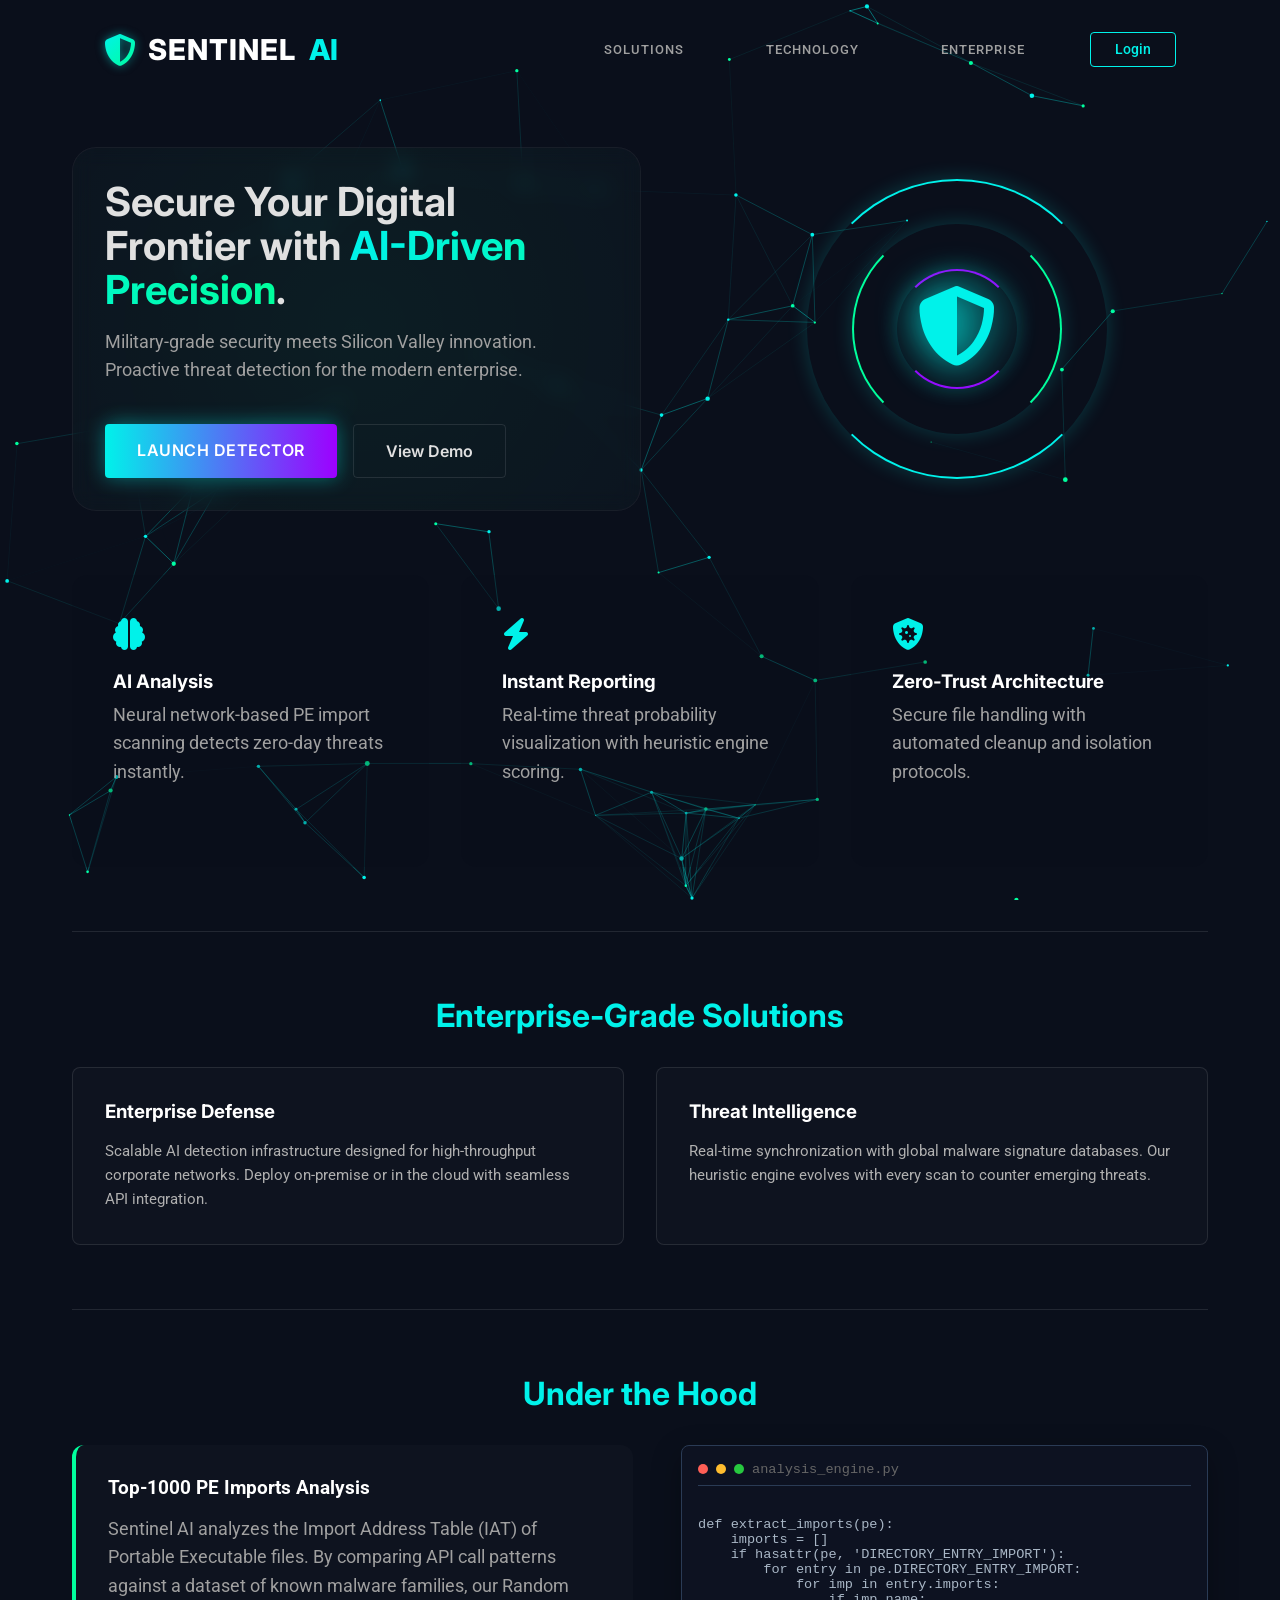
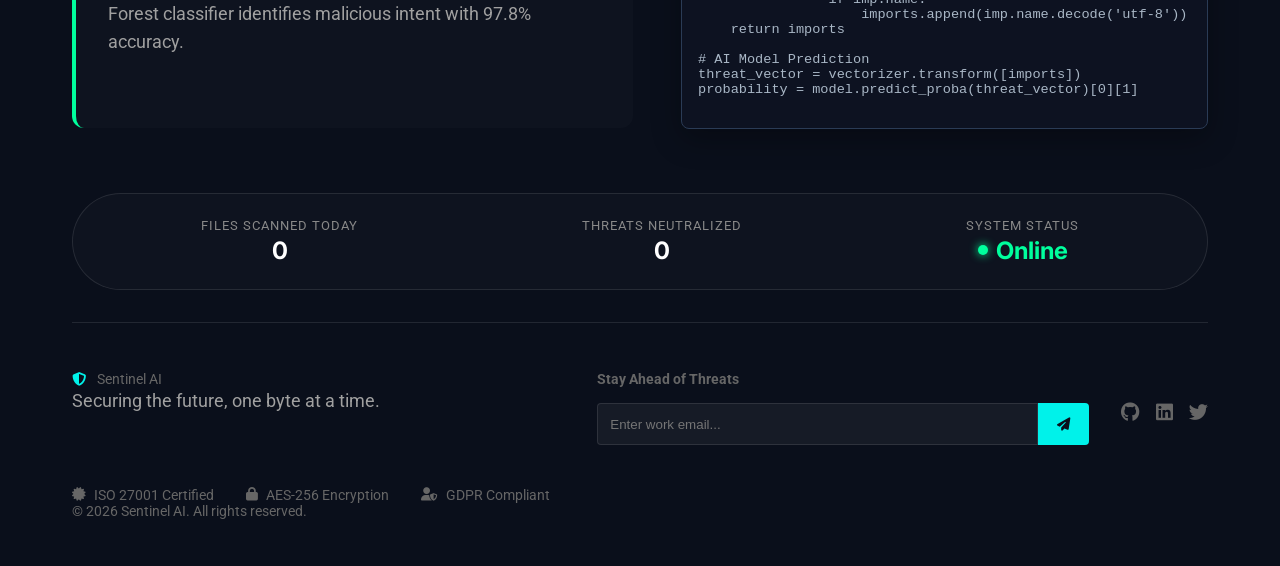
<file: frontend/index.html>
<!DOCTYPE html>
<html lang="en">

<head>
    <meta charset="UTF-8">
    <meta name="viewport" content="width=device-width, initial-scale=1.0">
    <title>Sentinel AI | Secure Your Digital Frontier</title>
    <link rel="preconnect" href="https://fonts.googleapis.com">
    <link rel="preconnect" href="https://fonts.gstatic.com" crossorigin>
    <link
        href="https://fonts.googleapis.com/css2?family=Inter:wght@300;400;500;600;700&family=Roboto:wght@400;500;700&display=swap"
        rel="stylesheet">
    <link rel="stylesheet" href="https://cdnjs.cloudflare.com/ajax/libs/font-awesome/6.4.0/css/all.min.css">
    <link rel="stylesheet" href="style.css">
</head>

<body>
    <canvas id="particles-canvas"></canvas>

    <div class="main-container">
        <header>
            <div class="logo">
                <i class="fa-solid fa-shield-halved"></i>
                <span class="brand-name">Sentinel</span> <span class="brand-highlight">AI</span>
            </div>
            <nav>
                <a href="#solutions" class="nav-item" id="nav-solutions">Solutions</a>
                <a href="#technology" class="nav-item" id="nav-technology">Technology</a>
                <a href="#enterprise" class="nav-item">Enterprise</a>
                <a href="#" class="nav-cta" id="login-btn">Login</a>
            </nav>
        </header>

        <section class="hero">
            <div class="hero-contentglass">
                <h1>Secure Your Digital Frontier with <span class="gradient-text">AI-Driven Precision</span>.</h1>
                <p>Military-grade security meets Silicon Valley innovation. Proactive threat detection for the modern
                    enterprise.</p>
                <div class="cta-group">
                    <a href="dashboard.html" class="cta-button" id="launch-btn"
                        style="text-decoration: none; display: inline-block; text-align: center;">Launch Detector</a>
                    <button class="secondary-button" id="demo-btn">View Demo</button>
                </div>
            </div>
            <div class="hero-visual">
                <div class="cyber-shield">
                    <div class="ring ring-1"></div>
                    <div class="ring ring-2"></div>
                    <div class="ring ring-3"></div>
                    <div class="core">
                        <i class="fa-solid fa-shield-halved"></i>
                    </div>
                </div>
            </div>
        </section>

        <!-- Core Capabilities -->
        <section class="features-section anim-on-scroll">
            <div class="features-grid">
                <div class="feature-card">
                    <div class="feature-icon"><i class="fa-solid fa-brain"></i></div>
                    <h3>AI Analysis</h3>
                    <p>Neural network-based PE import scanning detects zero-day threats instantly.</p>
                </div>
                <div class="feature-card">
                    <div class="feature-icon"><i class="fa-solid fa-bolt"></i></div>
                    <h3>Instant Reporting</h3>
                    <p>Real-time threat probability visualization with heuristic engine scoring.</p>
                </div>
                <div class="feature-card">
                    <div class="feature-icon"><i class="fa-solid fa-shield-virus"></i></div>
                    <h3>Zero-Trust Architecture</h3>
                    <p>Secure file handling with automated cleanup and isolation protocols.</p>
                </div>
            </div>
        </section>

        <!-- Solutions Section -->
        <section id="solutions" class="content-section anim-on-scroll">
            <h2 class="section-title">Enterprise-Grade Solutions</h2>
            <div class="solutions-grid">
                <div class="solution-card">
                    <h3>Enterprise Defense</h3>
                    <p>Scalable AI detection infrastructure designed for high-throughput corporate networks. Deploy
                        on-premise or in the cloud with seamless API integration.</p>
                </div>
                <div class="solution-card">
                    <h3>Threat Intelligence</h3>
                    <p>Real-time synchronization with global malware signature databases. Our heuristic engine evolves
                        with every scan to counter emerging threats.</p>
                </div>
            </div>
        </section>

        <!-- Technology Section -->
        <section id="technology" class="content-section">
            <h2 class="section-title">Under the Hood</h2>
            <div class="tech-container">
                <div class="tech-desc">
                    <h3>Top-1000 PE Imports Analysis</h3>
                    <p>Sentinel AI analyzes the Import Address Table (IAT) of Portable Executable files. By comparing
                        API call patterns against a dataset of known malware families, our Random Forest classifier
                        identifies malicious intent with 97.8% accuracy.</p>
                </div>
                <div class="code-snippet">
                    <div class="code-header">
                        <span class="dot red"></span>
                        <span class="dot yellow"></span>
                        <span class="dot green"></span>
                        <span>analysis_engine.py</span>
                    </div>
                    <pre><code>
def extract_imports(pe):
    imports = []
    if hasattr(pe, 'DIRECTORY_ENTRY_IMPORT'):
        for entry in pe.DIRECTORY_ENTRY_IMPORT:
            for imp in entry.imports:
                if imp.name:
                    imports.append(imp.name.decode('utf-8'))
    return imports

# AI Model Prediction
threat_vector = vectorizer.transform([imports])
probability = model.predict_proba(threat_vector)[0][1]
                    </code></pre>
                </div>
            </div>
        </section>

        <!-- Live Platform Pulse -->
        <section class="platform-pulse">
            <div class="pulse-stat">
                <span class="pulse-label">Files Scanned Today</span>
                <span class="pulse-value" id="stat-scanned">0</span>
            </div>
            <div class="pulse-stat">
                <span class="pulse-label">Threats Neutralized</span>
                <span class="pulse-value" id="stat-threats">0</span>
            </div>
            <div class="pulse-stat">
                <span class="pulse-label">System Status</span>
                <span class="pulse-value status-online"><span class="pulse-dot"></span> Online</span>
            </div>
        </section>

        <footer>
            <div class="footer-content">
                <div class="footer-brand">
                    <i class="fa-solid fa-shield-halved"></i> Sentinel AI
                    <p>Securing the future, one byte at a time.</p>
                </div>
                <div class="footer-subscribe">
                    <h4>Stay Ahead of Threats</h4>
                    <div class="subscribe-form">
                        <input type="email" id="sub-email" placeholder="Enter work email...">
                        <button id="sub-btn"><i class="fa-solid fa-paper-plane"></i></button>
                    </div>
                </div>
                <div class="footer-social">
                    <a href="https://github.com/vaibhav0085"><i class="fa-brands fa-github"></i></a>
                    <a href="https://www.linkedin.com/in/vaibhav-singh-6b7a19279"><i class="fa-brands fa-linkedin"></i></a>
                    <a href="https://twitter.com/vaibhav0085"><i class="fa-brands fa-twitter"></i></a>
                </div>
            </div>

            <div class="trust-badges">
                <div class="badge"
                    title="Internationally recognized standard for information security management systems (ISMS).">
                    <i class="fa-solid fa-certificate"></i> ISO 27001 Certified
                </div>
                <div class="badge"
                    title="Advanced Encryption Standard with 256-bit keys, ensuring military-grade data protection.">
                    <i class="fa-solid fa-lock"></i> AES-256 Encryption
                </div>
                <div class="badge" title="Fully compliant with General Data Protection Regulation for user privacy.">
                    <i class="fa-solid fa-user-shield"></i> GDPR Compliant
                </div>
            </div>
            <div class="copyright">
                &copy; 2026 Sentinel AI. All rights reserved.
            </div>
        </footer>
    </div>

    <!-- Login Modal -->
    <div id="login-modal" class="modal-overlay">
        <div class="modal-box">
            <span class="close-modal close-login">&times;</span>
            <h2>SECURE LOGIN</h2>
            <form id="login-form">
                <div class="input-group">
                    <label>ACCESS KEY</label>
                    <input type="text" placeholder="XXXX-XXXX-XXXX" required>
                </div>
                <div class="input-group">
                    <label>PASSWORD</label>
                    <input type="password" placeholder="••••••••" required>
                </div>
                <button type="submit" class="cta-button" style="width: 100%;">Sign In</button>
            </form>
        </div>
    </div>

    <!-- Demo Modal -->
    <div id="demo-modal" class="modal-overlay">
        <div class="modal-box demo-box">
            <span class="close-modal close-demo">&times;</span>
            <h2>Platform Tour</h2>
            <div class="demo-content">
                <div class="demo-step">
                    <div class="step-num">1</div>
                    <p><strong>Upload Analyis:</strong> Drag & drop suspicious files for instant breakdown.</p>
                </div>
                <div class="demo-step">
                    <div class="step-num">2</div>
                    <p><strong>Heuristic Engine:</strong> Our AI assigns a threat score based on API calls.</p>
                </div>
                <div class="demo-step">
                    <div class="step-num">3</div>
                    <p><strong>Quarantine:</strong> Malicious files are isolated automatically.</p>
                </div>
                <button class="cta-button" id="start-demo-btn" style="width: 100%; margin-top: 1rem;">Launch Live
                    Experience</button>
            </div>
        </div>
    </div>

    <!-- Toast Notification -->
    <div id="toast" class="toast hidden">
        <i class="fa-solid fa-check-circle"></i> Successfully Subscribed!
    </div>

    <script src="js/state.js"></script>
    <script src="script.js"></script>
</body>

</html>
</file>
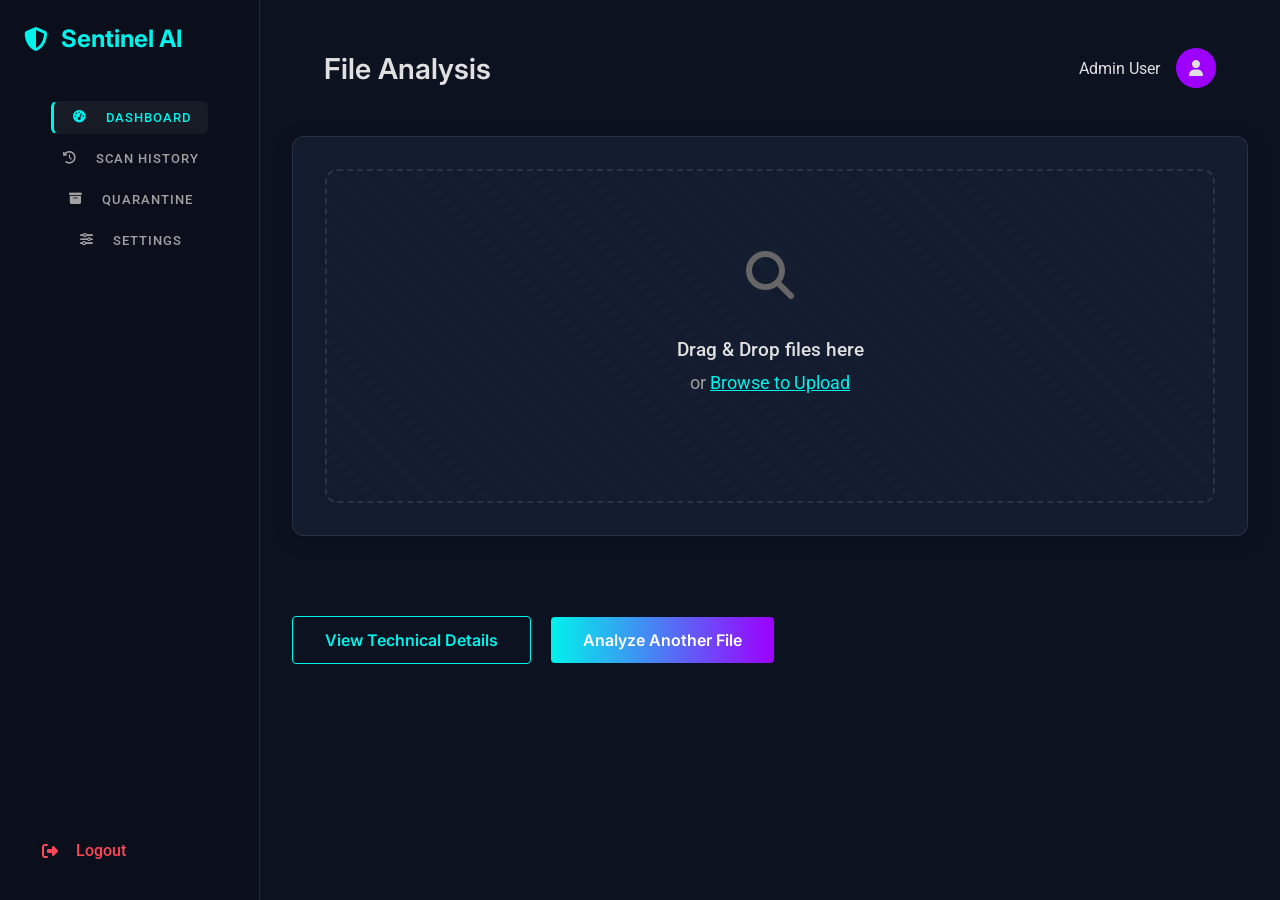
<file: frontend/dashboard.html>
<!DOCTYPE html>
<html lang="en">

<head>
    <meta charset="UTF-8">
    <meta name="viewport" content="width=device-width, initial-scale=1.0">
    <title>Sentinel AI | Dashboard</title>
    <link rel="preconnect" href="https://fonts.googleapis.com">
    <link rel="preconnect" href="https://fonts.gstatic.com" crossorigin>
    <link
        href="https://fonts.googleapis.com/css2?family=Inter:wght@300;400;500;600;700&family=Roboto:wght@400;500;700&display=swap"
        rel="stylesheet">
    <link rel="stylesheet" href="https://cdnjs.cloudflare.com/ajax/libs/font-awesome/6.4.0/css/all.min.css">
    <link rel="stylesheet" href="style.css"> <!-- Import core variables -->
    <link rel="stylesheet" href="dashboard.css">
</head>

<body>
    <div class="dashboard-container">
        <!-- Sidebar -->
        <aside class="sidebar">
            <div class="sidebar-header">
                <i class="fa-solid fa-shield-halved"></i> Sentinel AI
            </div>
            <nav class="sidebar-nav">
                <a href="dashboard.html" class="nav-item active"><i class="fa-solid fa-gauge-high"></i> Dashboard</a>
                <a href="history.html" class="nav-item"><i class="fa-solid fa-clock-rotate-left"></i> Scan History</a>
                <a href="quarantine.html" class="nav-item"><i class="fa-solid fa-box-archive"></i> Quarantine</a>
                <a href="settings.html" class="nav-item"><i class="fa-solid fa-sliders"></i> Settings</a>
            </nav>
            <div class="sidebar-footer">
                <a href="index.html" class="nav-item logout"><i class="fa-solid fa-right-from-bracket"></i> Logout</a>
            </div>
        </aside>

        <!-- Main Content -->
        <main class="main-content">
            <header class="top-bar">
                <h2>File Analysis</h2>
                <div class="user-profile">
                    <span>Admin User</span>
                    <div class="avatar"><i class="fa-solid fa-user"></i></div>
                </div>
            </header>

            <div class="dashboard-grid">
                <!-- Drop Zone -->
                <div class="card drop-zone-card">
                    <div class="drop-zone" id="drop-zone">
                        <input type="file" id="file-input" hidden>
                        <div class="icon-container">
                            <i class="fa-solid fa-magnifying-glass"></i>
                            <div class="scanning-ring"></div>
                        </div>
                        <h3>Drag & Drop files here</h3>
                        <p>or <span class="browse-link" id="browse-btn">Browse to Upload</span></p>
                    </div>

                    <!-- Progress Bar -->
                    <div class="progress-container hidden" id="progress-container">
                        <div class="progress-info">
                            <span id="scanning-status">Scanning...</span>
                            <span id="progress-percent">0%</span>
                        </div>
                        <div class="progress-bar">
                            <div class="progress-fill" id="progress-fill"></div>
                        </div>
                    </div>
                </div>

                <!-- Results Panel (Hidden by default) -->
                <div class="card results-card hidden" id="results-card">
                    <!-- Dynamic Content will be injected here -->
                    <div class="result-header">
                        <h3>Analysis Result</h3>
                        <span class="status-badge" id="status-badge">Safe</span>
                    </div>

                    <div class="speedometer-container">
                        <div class="speedometer">
                            <div class="speedometer-track"></div>
                            <div class="speedometer-needle" id="needle"></div>
                            <div class="score-text">
                                <span id="threat-score">0</span>
                                <small>Threat Score</small>
                            </div>
                        </div>
                    </div>

                    <div class="result-details" id="result-details">
                        <div class="detail-item">
                            <i class="fa-solid fa-file-shield"></i>
                            <div>
                                <h4>No Threats Detected</h4>
                                <p>File is clean and safe to use.</p>
                            </div>
                        </div>
                    </div>

                </div>

                <div style="margin-top: 2rem;">
                    <button class="secondary-button" id="details-btn">View Technical Details</button>
                    <button class="action-button" id="reset-btn">Analyze Another File</button>
                </div>
            </div>
    </div>
    </main>
    </div>

    <!-- Technical Details Modal -->
    <div id="details-modal" class="modal hidden">
        <div class="modal-content">
            <span class="close-modal">&times;</span>
            <h3>Technical Analysis Details</h3>
            <div id="modal-body">
                <!-- Injected content -->
            </div>
        </div>
    </div>

    <script src="js/state.js"></script>
    <script src="js/navigation.js"></script>
    <script src="dashboard.js"></script>
</body>

</html>
</file>
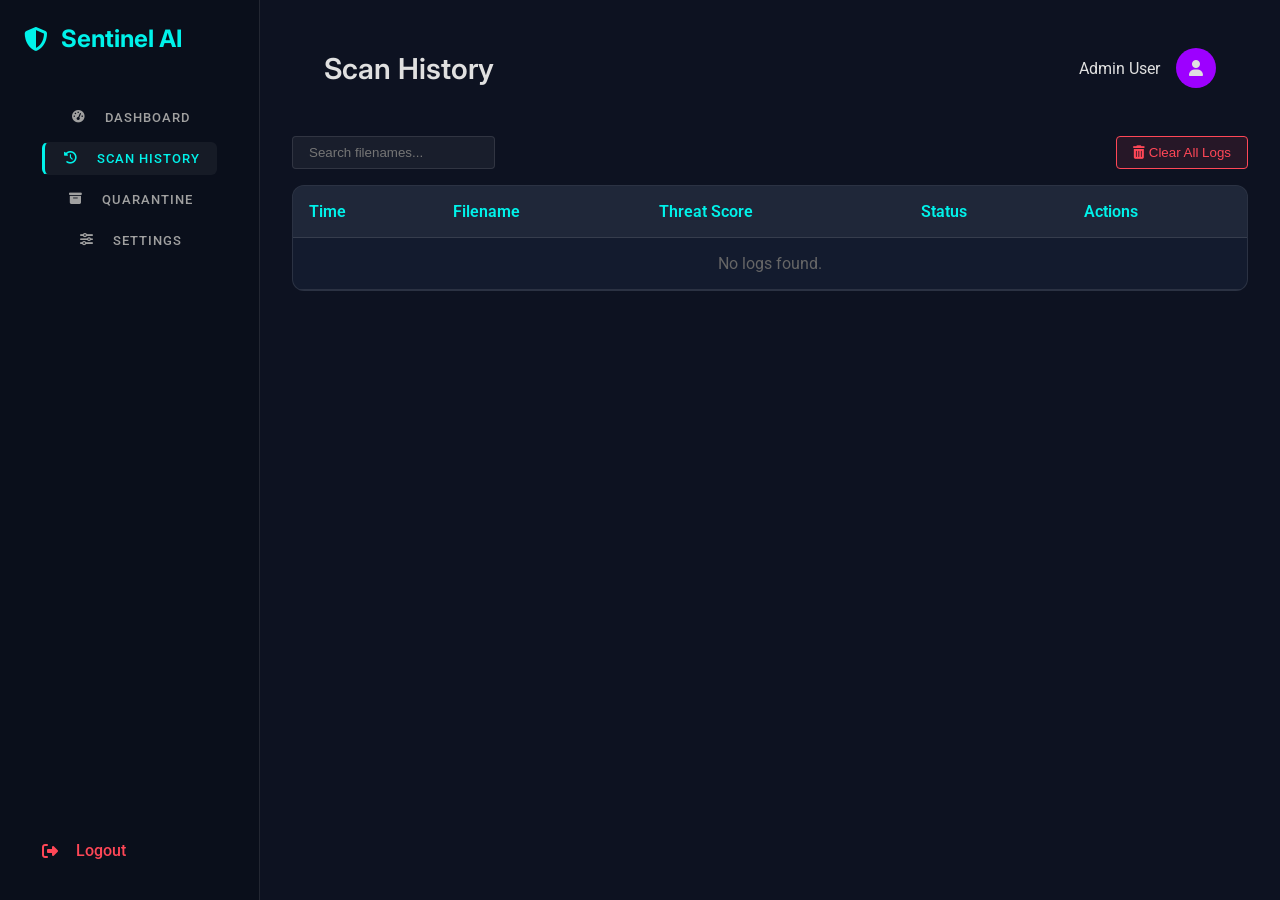
<file: frontend/history.html>
<!DOCTYPE html>
<html lang="en">

<head>
    <meta charset="UTF-8">
    <meta name="viewport" content="width=device-width, initial-scale=1.0">
    <title>Sentinel AI | Scan History</title>
    <link rel="preconnect" href="https://fonts.googleapis.com">
    <link rel="preconnect" href="https://fonts.gstatic.com" crossorigin>
    <link
        href="https://fonts.googleapis.com/css2?family=Inter:wght@300;400;500;600;700&family=Roboto:wght@400;500;700&display=swap"
        rel="stylesheet">
    <link rel="stylesheet" href="https://cdnjs.cloudflare.com/ajax/libs/font-awesome/6.4.0/css/all.min.css">
    <link rel="stylesheet" href="style.css">
    <link rel="stylesheet" href="dashboard.css">
    <style>
        .table-container {
            width: 100%;
            overflow-x: auto;
            background: var(--card-bg);
            border-radius: 12px;
            border: 1px solid var(--border-color);
        }

        table {
            width: 100%;
            border-collapse: collapse;
        }

        th,
        td {
            text-align: left;
            padding: 1rem;
            border-bottom: 1px solid var(--border-color);
        }

        th {
            background: rgba(255, 255, 255, 0.05);
            color: var(--accent-cyan);
            font-weight: 600;
        }

        tr:hover {
            background: var(--hover-bg);
        }

        .status-safe {
            color: var(--status-safe);
        }

        .status-critical {
            color: var(--status-danger);
        }

        .controls {
            display: flex;
            justify-content: space-between;
            margin-bottom: 1rem;
        }

        .search-input {
            background: rgba(255, 255, 255, 0.05);
            border: 1px solid var(--border-color);
            color: white;
            padding: 0.5rem 1rem;
            border-radius: 4px;
        }

        .btn-clear {
            background: rgba(255, 71, 87, 0.1);
            color: var(--status-danger);
            border: 1px solid var(--status-danger);
            padding: 0.5rem 1rem;
            border-radius: 4px;
            cursor: pointer;
        }

        .btn-download {
            background: transparent;
            border: 1px solid var(--accent-cyan);
            color: var(--accent-cyan);
            padding: 0.3rem 0.8rem;
            border-radius: 4px;
            cursor: pointer;
            font-size: 0.85rem;
        }

        .btn-download:hover {
            background: rgba(0, 242, 234, 0.1);
        }
    </style>
</head>

<body>
    <div class="dashboard-container">
        <!-- Sidebar -->
        <aside class="sidebar">
            <div class="sidebar-header">
                <i class="fa-solid fa-shield-halved"></i> Sentinel AI
            </div>
            <nav class="sidebar-nav">
                <a href="dashboard.html" class="nav-item"><i class="fa-solid fa-gauge-high"></i> Dashboard</a>
                <a href="history.html" class="nav-item active"><i class="fa-solid fa-clock-rotate-left"></i> Scan
                    History</a>
                <a href="quarantine.html" class="nav-item"><i class="fa-solid fa-box-archive"></i> Quarantine</a>
                <a href="settings.html" class="nav-item"><i class="fa-solid fa-sliders"></i> Settings</a>
            </nav>
            <div class="sidebar-footer">
                <a href="index.html" class="nav-item logout"><i class="fa-solid fa-right-from-bracket"></i> Logout</a>
            </div>
        </aside>

        <main class="main-content">
            <header class="top-bar">
                <h2>Scan History</h2>
                <div class="user-profile">
                    <span>Admin User</span>
                    <div class="avatar"><i class="fa-solid fa-user"></i></div>
                </div>
            </header>

            <div class="controls">
                <input type="text" id="search-input" class="search-input" placeholder="Search filenames...">
                <button id="clear-btn" class="btn-clear"><i class="fa-solid fa-trash-can"></i> Clear All Logs</button>
            </div>

            <div class="table-container">
                <table>
                    <thead>
                        <tr>
                            <th>Time</th>
                            <th>Filename</th>
                            <th>Threat Score</th>
                            <th>Status</th>
                            <th>Actions</th>
                        </tr>
                    </thead>
                    <tbody id="history-body">
                        <!-- Populated by JS -->
                    </tbody>
                </table>
            </div>
        </main>
    </div>

    <script src="js/state.js"></script>
    <script src="js/navigation.js"></script>
    <script src="js/history.js"></script>
</body>

</html>
</file>
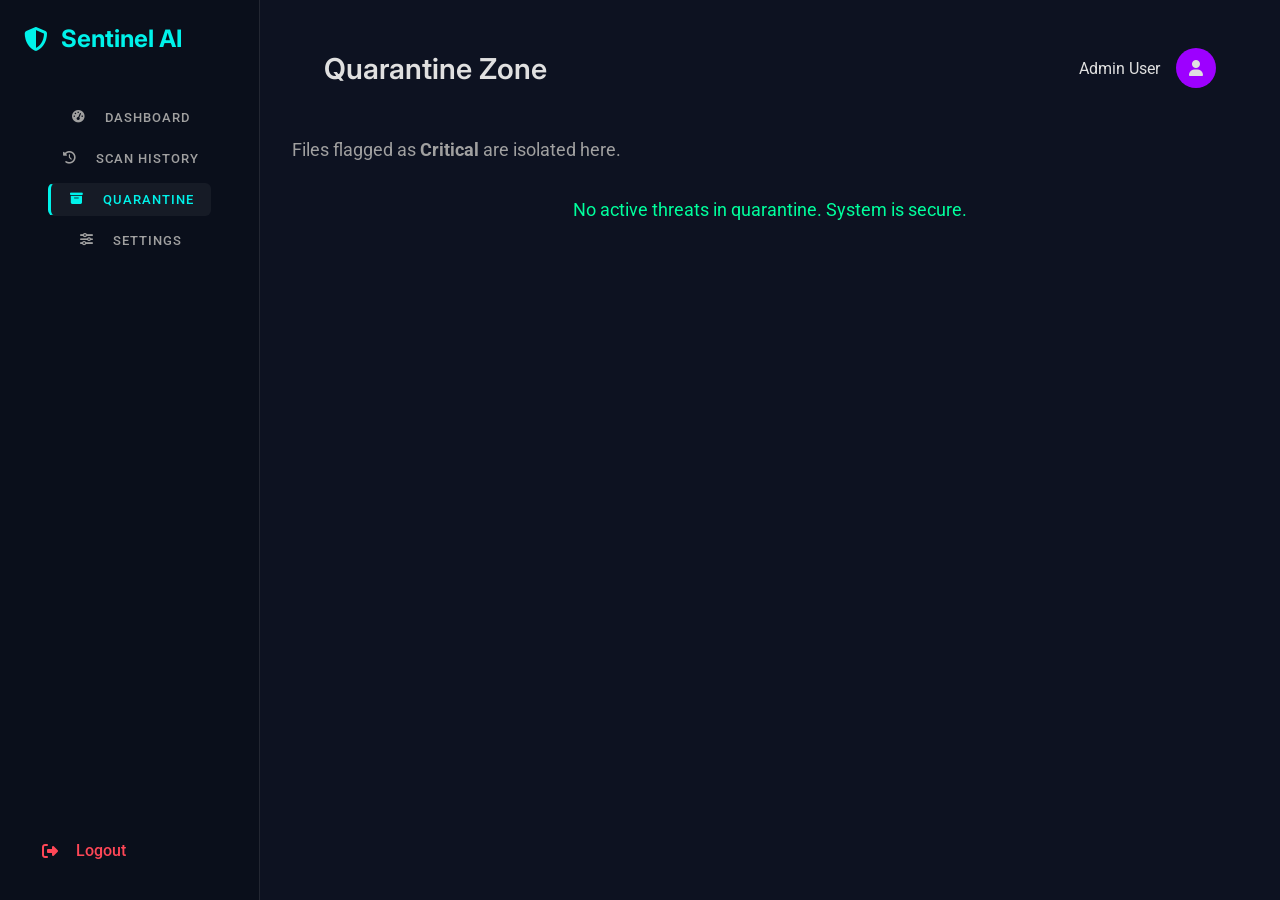
<file: frontend/quarantine.html>
<!DOCTYPE html>
<html lang="en">

<head>
    <meta charset="UTF-8">
    <meta name="viewport" content="width=device-width, initial-scale=1.0">
    <title>Sentinel AI | Quarantine</title>
    <link rel="preconnect" href="https://fonts.googleapis.com">
    <link rel="preconnect" href="https://fonts.gstatic.com" crossorigin>
    <link
        href="https://fonts.googleapis.com/css2?family=Inter:wght@300;400;500;600;700&family=Roboto:wght@400;500;700&display=swap"
        rel="stylesheet">
    <link rel="stylesheet" href="https://cdnjs.cloudflare.com/ajax/libs/font-awesome/6.4.0/css/all.min.css">
    <link rel="stylesheet" href="style.css">
    <link rel="stylesheet" href="dashboard.css">
    <style>
        .quarantine-grid {
            display: grid;
            grid-template-columns: repeat(auto-fill, minmax(300px, 1fr));
            gap: 1.5rem;
        }

        .quarantine-card {
            background: var(--card-bg);
            border: 1px solid var(--status-danger);
            border-radius: 12px;
            padding: 1.5rem;
            position: relative;
            overflow: hidden;
        }

        .quarantine-card::before {
            content: '';
            position: absolute;
            top: 0;
            left: 0;
            width: 4px;
            height: 100%;
            background: var(--status-danger);
        }

        .q-header {
            display: flex;
            justify-content: space-between;
            align-items: center;
            margin-bottom: 1rem;
        }

        .q-title {
            font-weight: 600;
            font-size: 1.1rem;
            color: #fff;
        }

        .q-score {
            background: rgba(255, 71, 87, 0.1);
            color: var(--status-danger);
            padding: 0.2rem 0.6rem;
            border-radius: 4px;
            font-size: 0.9rem;
            font-weight: 700;
        }

        .q-meta {
            font-size: 0.9rem;
            color: #a0a0a0;
            margin-bottom: 1.5rem;
        }

        .q-actions {
            display: flex;
            gap: 0.5rem;
        }

        .btn-delete {
            flex: 1;
            background: var(--status-danger);
            color: white;
            border: none;
            padding: 0.6rem;
            border-radius: 6px;
            cursor: pointer;
            font-weight: 500;
            transition: opacity 0.2s;
        }

        .btn-false-pos {
            flex: 1;
            background: transparent;
            border: 1px solid var(--status-safe);
            color: var(--status-safe);
            padding: 0.6rem;
            border-radius: 6px;
            cursor: pointer;
            font-weight: 500;
            transition: background 0.2s;
        }

        .btn-delete:hover {
            opacity: 0.9;
        }

        .btn-false-pos:hover {
            background: rgba(0, 255, 157, 0.1);
        }
    </style>
</head>

<body>
    <div class="dashboard-container">
        <!-- Sidebar -->
        <aside class="sidebar">
            <div class="sidebar-header">
                <i class="fa-solid fa-shield-halved"></i> Sentinel AI
            </div>
            <nav class="sidebar-nav">
                <a href="dashboard.html" class="nav-item"><i class="fa-solid fa-gauge-high"></i> Dashboard</a>
                <a href="history.html" class="nav-item"><i class="fa-solid fa-clock-rotate-left"></i> Scan History</a>
                <a href="quarantine.html" class="nav-item active"><i class="fa-solid fa-box-archive"></i> Quarantine</a>
                <a href="settings.html" class="nav-item"><i class="fa-solid fa-sliders"></i> Settings</a>
            </nav>
            <div class="sidebar-footer">
                <a href="index.html" class="nav-item logout"><i class="fa-solid fa-right-from-bracket"></i> Logout</a>
            </div>
        </aside>

        <main class="main-content">
            <header class="top-bar">
                <h2>Quarantine Zone</h2>
                <div class="user-profile">
                    <span>Admin User</span>
                    <div class="avatar"><i class="fa-solid fa-user"></i></div>
                </div>
            </header>

            <p style="margin-bottom: 2rem; color: #a0a0a0;">Files flagged as <strong>Critical</strong> are isolated
                here.</p>

            <div id="quarantine-container" class="quarantine-grid">
                <!-- Populated by JS -->
            </div>
        </main>
    </div>

    <script src="js/state.js"></script>
    <script src="js/navigation.js"></script>
    <script src="js/quarantine.js"></script>
</body>

</html>
</file>
<file: frontend/style.css>
:root {
    --bg-color: #0a0f1b;
    --text-color: #e0e0e0;
    --accent-cyan: #00f2ea;
    --accent-purple: #9d00ff;
    --accent-green: #00ff9d;
    --glass-bg: rgba(255, 255, 255, 0.05);
    --glass-border: rgba(255, 255, 255, 0.1);
    --font-heading: 'Inter', sans-serif;
    --font-body: 'Roboto', sans-serif;
}

* {
    margin: 0;
    padding: 0;
    box-sizing: border-box;
}

body {
    background-color: var(--bg-color);
    color: var(--text-color);
    font-family: var(--font-body);
    overflow-x: hidden;
    min-height: 100vh;
    display: flex;
    flex-direction: column;
}

#particles-canvas {
    position: fixed;
    top: 0;
    left: 0;
    width: 100%;
    height: 100%;
    z-index: -1;
}

.main-container {
    max-width: 1200px;
    margin: 0 auto;
    padding: 2rem;
    width: 100%;
    display: flex;
    flex-direction: column;
    flex-grow: 1;
}

/* Header */
header {
    display: flex;
    justify-content: space-between;
    align-items: center;
    padding: 1rem 0;
    margin-bottom: 2rem;
    /* Reduced from 4rem */
    transition: all 0.4s ease;
    border-radius: 0 0 16px 16px;
    /* Smooth bottom corners */
    padding: 1rem 2rem;
    /* Add horizontal padding for glow containment */
}

header:hover {
    background: rgba(10, 15, 27, 0.4);
    backdrop-filter: blur(12px);
    -webkit-backdrop-filter: blur(12px);
    box-shadow: 0 4px 30px rgba(0, 242, 234, 0.15), 0 0 0 1px rgba(0, 242, 234, 0.1);
    transform: translateY(2px);
}

.logo {
    font-family: var(--font-heading);
    font-weight: 800;
    font-size: 1.8rem;
    color: white;
    display: flex;
    align-items: center;
    gap: 0.8rem;
    cursor: default;
    letter-spacing: -0.5px;
}

.logo i {
    font-size: 2rem;
    background: linear-gradient(135deg, var(--accent-cyan), var(--accent-green));
    -webkit-background-clip: text;
    background-clip: text;
    color: transparent;
    transition: transform 0.6s cubic-bezier(0.68, -0.55, 0.27, 1.55);
    filter: drop-shadow(0 0 5px rgba(0, 242, 234, 0.5));
}

.logo:hover i {
    transform: rotate(360deg) scale(1.1);
}

.brand-name {
    text-transform: uppercase;
    letter-spacing: 1px;
}

.brand-highlight {
    color: var(--accent-cyan);
    position: relative;
    display: inline-block;
}

.brand-highlight::after {
    content: '';
    position: absolute;
    width: 100%;
    height: 2px;
    bottom: 2px;
    left: 0;
    background-color: var(--accent-green);
    transform: scaleX(0);
    transform-origin: bottom right;
    transition: transform 0.3s ease-out;
}

.logo:hover .brand-highlight::after {
    transform: scaleX(1);
    transform-origin: bottom left;
}

.logo:hover .brand-highlight {
    text-shadow: 0 0 15px var(--accent-cyan), 0 0 30px var(--accent-cyan);
    transition: text-shadow 0.3s ease;
}

nav {
    display: flex;
    gap: 3rem;
    /* Increased from 2rem for more air */
    align-items: center;
}

nav a {
    text-decoration: none;
    font-weight: 500;
    transition: all 0.3s ease;
    font-size: 0.9rem;
}

/* Navigation Links - Gentle Glass V3 */
nav a.nav-item {
    position: relative;
    padding: 0.5rem 1rem;
    color: #a0a0a0;
    /* Softer default color */
    text-transform: uppercase;
    font-size: 0.8rem;
    /* Slightly smaller for elegance */
    font-weight: 500;
    letter-spacing: 1px;
    /* More breathing room */
    border: 1px solid transparent;
    border-radius: 6px;
    background: transparent;
    transition: all 0.4s ease;
}

nav a.nav-item::before {
    display: none;
    /* Remove slide effect */
}

nav a.nav-item:hover {
    color: #fff;
    background: rgba(255, 255, 255, 0.02);
    border-color: rgba(0, 242, 234, 0.2);
    /* Very subtle border */
    box-shadow: 0 0 15px rgba(0, 242, 234, 0.05);
    /* Minimal glow */
    transform: translateY(-1px);
    text-shadow: 0 0 8px rgba(0, 242, 234, 0.4);
}

nav a.nav-item:active {
    transform: scale(0.98);
}

.nav-cta {
    border: 1px solid var(--accent-cyan);
    padding: 0.5rem 1.5rem;
    border-radius: 4px;
    color: var(--accent-cyan);
    transition: all 0.3s ease;
}

.nav-cta:hover {
    background: rgba(0, 242, 234, 0.1);
    box-shadow: 0 0 15px rgba(0, 242, 234, 0.3);
}

/* Hero Section */
.hero {
    display: flex;
    align-items: center;
    justify-content: space-between;
    flex-grow: 1;
    gap: 4rem;
    /* More space between text and visual */
    margin-top: 2rem;
}

.hero-contentglass {
    flex: 1;
    background: rgba(255, 255, 255, 0.01);
    /* Almost transparent */
    backdrop-filter: blur(10px);
    /* Reduced blur */
    -webkit-backdrop-filter: blur(10px);
    border: 1px solid rgba(255, 255, 255, 0.05);
    /* Barely visible border */
    padding: 3.5rem;
    /* More internal padding */
    border-radius: 24px;
    /* Softer corners */
    box-shadow: none;
    /* Removed heavy shadow for cleanliness */
    position: relative;
    overflow: hidden;
}

/* Features Section */
.features-section {
    margin-top: 4rem;
    margin-bottom: 4rem;
}

.features-grid {
    display: grid;
    grid-template-columns: repeat(auto-fit, minmax(300px, 1fr));
    gap: 2rem;
}

.feature-card {
    background: rgba(10, 15, 27, 0.3);
    /* Lighter background */
    border: 1px solid transparent;
    /* Hide border by default */
    padding: 2.5rem;
    border-radius: 16px;
    position: relative;
    overflow: hidden;
    transition: all 0.4s ease;
}

.feature-card:hover {
    background: rgba(10, 15, 27, 0.6);
    transform: translateY(-5px);
    border-color: rgba(0, 242, 234, 0.3);
    /* Subtle hover border */
    box-shadow: 0 10px 30px -10px rgba(0, 0, 0, 0.5);
}

/* Shimmer Effect */
.feature-card::before {
    content: '';
    position: absolute;
    top: 0;
    left: -100%;
    width: 50%;
    height: 100%;
    background: linear-gradient(to right,
            transparent,
            rgba(0, 242, 234, 0.1),
            transparent);
    transform: skewX(-25deg);
    transition: 0.5s;
}

.feature-card:hover::before {
    left: 100%;
    transition: 0.7s;
}

.feature-icon {
    font-size: 2rem;
    color: var(--accent-cyan);
    margin-bottom: 1rem;
}

.feature-card h3 {
    font-family: var(--font-heading);
    margin-bottom: 0.5rem;
    color: white;
}

/* Platform Pulse */
.platform-pulse {
    display: flex;
    justify-content: space-around;
    align-items: center;
    background: rgba(255, 255, 255, 0.02);
    border: 1px solid var(--glass-border);
    border-radius: 50px;
    padding: 1.5rem;
    margin-top: auto;
    margin-bottom: 2rem;
    flex-wrap: wrap;
    gap: 1rem;
}

.pulse-stat {
    text-align: center;
}

.pulse-label {
    display: block;
    font-size: 0.8rem;
    color: #888;
    text-transform: uppercase;
    letter-spacing: 1px;
    margin-bottom: 0.2rem;
}

.pulse-value {
    font-family: var(--font-heading);
    font-size: 1.5rem;
    font-weight: 700;
    color: white;
}

.status-online {
    color: var(--accent-green);
    display: flex;
    align-items: center;
    gap: 0.5rem;
    justify-content: center;
}

.pulse-dot {
    width: 10px;
    height: 10px;
    background-color: var(--accent-green);
    border-radius: 50%;
    box-shadow: 0 0 10px var(--accent-green);
    animation: pulse-dot 2s infinite;
}

@keyframes pulse-dot {
    0% {
        transform: scale(0.95);
        box-shadow: 0 0 0 0 rgba(0, 255, 157, 0.7);
    }

    70% {
        transform: scale(1);
        box-shadow: 0 0 0 10px rgba(0, 255, 157, 0);
    }

    100% {
        transform: scale(0.95);
        box-shadow: 0 0 0 0 rgba(0, 255, 157, 0);
    }
}

/* Modal Styles */
.modal-overlay {
    position: fixed;
    top: 0;
    left: 0;
    width: 100%;
    height: 100%;
    background: rgba(0, 0, 0, 0.8);
    backdrop-filter: blur(5px);
    display: flex;
    justify-content: center;
    align-items: center;
    z-index: 2000;
    opacity: 0;
    pointer-events: none;
    transition: opacity 0.3s ease;
}

.modal-overlay.active {
    opacity: 1;
    pointer-events: all;
}

.modal-box {
    background: #0d1221;
    border: 1px solid var(--accent-cyan);
    padding: 2.5rem;
    border-radius: 12px;
    width: 90%;
    max-width: 400px;
    position: relative;
    transform: translateY(20px);
    transition: transform 0.3s ease;
    box-shadow: 0 0 30px rgba(0, 242, 234, 0.2);
}

.modal-overlay.active .modal-box {
    transform: translateY(0);
}

.close-modal {
    position: absolute;
    top: 1rem;
    right: 1rem;
    color: #888;
    font-size: 1.5rem;
    cursor: pointer;
    line-height: 1;
}

.modal-box h2 {
    font-family: var(--font-heading);
    margin-bottom: 2rem;
    text-align: center;
    color: white;
}

.input-group {
    margin-bottom: 1.5rem;
}

.input-group label {
    display: block;
    margin-bottom: 0.5rem;
    color: #aaa;
    font-size: 0.9rem;
}

.input-group input {
    width: 100%;
    padding: 0.8rem;
    background: rgba(255, 255, 255, 0.05);
    border: 1px solid var(--glass-border);
    border-radius: 4px;
    color: white;
    outline: none;
    transition: border-color 0.3s;
}

.input-group input:focus {
    border-color: var(--accent-cyan);
}

/* Page Transition */
body {
    transition: opacity 0.5s ease;
}

.fade-out {
    opacity: 0;
}

/* Glow effect behind glass card */
.hero-contentglass::before {
    content: '';
    position: absolute;
    top: -50%;
    left: -50%;
    width: 200%;
    height: 200%;
    background: radial-gradient(circle, rgba(0, 255, 157, 0.05) 0%, rgba(0, 0, 0, 0) 70%);
    z-index: -1;
    pointer-events: none;
}

h1 {
    font-family: var(--font-heading);
    font-size: 3rem;
    /* Reduced from 3.5rem */
    line-height: 1.1;
    margin-bottom: 1rem;
    /* Reduced from 1.5rem */
    font-weight: 700;
}

.gradient-text {
    background: linear-gradient(90deg, var(--accent-cyan), var(--accent-green));
    -webkit-background-clip: text;
    background-clip: text;
    color: transparent;
}

p {
    font-size: 1.1rem;
    line-height: 1.6;
    color: #a0a0a0;
    margin-bottom: 2.5rem;
}

.cta-group {
    display: flex;
    gap: 1rem;
}

.cta-button {
    background: linear-gradient(90deg, var(--accent-cyan), var(--accent-purple));
    border: none;
    padding: 1rem 2rem;
    color: white;
    font-family: var(--font-heading);
    font-weight: 600;
    font-size: 1rem;
    border-radius: 4px;
    cursor: pointer;
    transition: all 0.3s cubic-bezier(0.4, 0, 0.2, 1);
    text-transform: uppercase;
    letter-spacing: 0.5px;
    box-shadow: 0 0 20px rgba(0, 242, 234, 0.4);
    position: relative;
    overflow: hidden;
}

/* Shimmer Loop Animation */
.cta-button::after {
    content: '';
    position: absolute;
    top: 0;
    left: -100%;
    width: 50%;
    height: 100%;
    background: linear-gradient(to right,
            transparent,
            rgba(255, 255, 255, 0.6),
            transparent);
    transform: skewX(-25deg);
    animation: shimmer-loop 3s infinite;
}

@keyframes shimmer-loop {
    0% {
        left: -100%;
    }

    20% {
        left: 200%;
    }

    /* Fast pass */
    100% {
        left: 200%;
    }

    /* Wait */
}

.cta-button:hover {
    transform: translateY(-2px);
    box-shadow: 0 0 30px rgba(0, 242, 234, 0.8), 0 0 60px rgba(0, 242, 234, 0.4);
}

.secondary-button {
    background: transparent;
    border: 1px solid var(--glass-border);
    padding: 1rem 2rem;
    color: var(--text-color);
    font-family: var(--font-heading);
    font-weight: 600;
    font-size: 1rem;
    border-radius: 4px;
    cursor: pointer;
    transition: all 0.3s ease;
}

.secondary-button:hover {
    border-color: var(--accent-green);
    color: var(--accent-green);
}

.hero-visual {
    flex: 1;
    display: flex;
    justify-content: center;
    align-items: center;
    perspective: 1000px;
}

/* Hero Visual Animation substitute */
.cyber-shield {
    position: relative;
    width: 350px;
    /* Reduced from 400px */
    height: 350px;
    /* Reduced from 400px */
    transform-style: preserve-3d;
    animation: float 6s ease-in-out infinite;
    display: flex;
    justify-content: center;
    align-items: center;
}

.ring {
    position: absolute;
    border: 2px solid transparent;
    border-radius: 50%;
    box-shadow: 0 0 20px rgba(0, 242, 234, 0.2);
}

.ring-1 {
    width: 100%;
    height: 100%;
    border-top: 2px solid var(--accent-cyan);
    border-bottom: 2px solid var(--accent-cyan);
    animation: rotate1 10s linear infinite;
}

.ring-2 {
    width: 70%;
    height: 70%;
    border-left: 2px solid var(--accent-green);
    border-right: 2px solid var(--accent-green);
    animation: rotate2 15s linear infinite reverse;
}

.ring-3 {
    width: 40%;
    height: 40%;
    border-top: 2px solid var(--accent-purple);
    border-bottom: 2px solid var(--accent-purple);
    animation: rotate3 8s linear infinite;
}

.core {
    font-size: 5rem;
    color: var(--accent-cyan);
    filter: drop-shadow(0 0 20px var(--accent-cyan));
    animation: pulse 3s ease-in-out infinite;
    z-index: 10;
}

@keyframes rotate1 {
    0% {
        transform: rotateX(60deg) rotateZ(0deg);
    }

    100% {
        transform: rotateX(60deg) rotateZ(360deg);
    }
}

@keyframes rotate2 {
    0% {
        transform: rotateY(60deg) rotateZ(0deg);
    }

    100% {
        transform: rotateY(60deg) rotateZ(360deg);
    }
}

@keyframes rotate3 {
    0% {
        transform: rotateX(-45deg) rotateY(45deg) rotateZ(0deg);
    }

    100% {
        transform: rotateX(-45deg) rotateY(45deg) rotateZ(360deg);
    }
}

@keyframes pulse {

    0%,
    100% {
        opacity: 0.8;
        transform: scale(1);
    }

    50% {
        opacity: 1;
        transform: scale(1.1);
    }
}

@keyframes float {
    0% {
        transform: translateY(0px) rotateY(0deg);
    }

    50% {
        transform: translateY(-20px) rotateY(5deg);
    }

    100% {
        transform: translateY(0px) rotateY(0deg);
    }
}

/* Footer */
footer {
    display: flex;
    justify-content: space-between;
    align-items: center;
    padding-top: 2rem;
    /* Reduced from 4rem */
    border-top: 1px solid var(--glass-border);
    margin-top: auto;
    color: #666;
    font-size: 0.85rem;
    padding-bottom: 1rem;
}

.trust-badges {
    display: flex;
    gap: 2rem;
}

.badge {
    display: flex;
    align-items: center;
    gap: 0.5rem;
    color: #888;
}

.badge i {
    color: var(--accent-green);
}

/* Responsive */
.badge {
    display: flex;
    align-items: center;
    gap: 0.5rem;
    color: #666;
    /* Start darker/grayscale */
    transition: color 0.3s ease;
    cursor: default;
}

.badge i {
    color: #666;
    transition: color 0.3s ease;
}

.badge:hover {
    color: white;
}

.badge:hover i {
    color: var(--accent-cyan);
    filter: drop-shadow(0 0 5px var(--accent-cyan));
}

/* Content Sections */
.content-section {
    padding: 4rem 0;
    border-top: 1px solid var(--glass-border);
}

.section-title {
    font-family: var(--font-heading);
    font-size: 2rem;
    margin-bottom: 2rem;
    color: var(--accent-cyan);
    text-align: center;
}

/* Solutions Grid */
.solutions-grid {
    display: grid;
    grid-template-columns: 1fr 1fr;
    gap: 2rem;
}

.solution-card {
    background: rgba(255, 255, 255, 0.02);
    border: 1px solid var(--glass-border);
    padding: 2rem;
    border-radius: 8px;
    transition: 0.3s;
}

.solution-card:hover {
    border-color: var(--accent-purple);
    background: rgba(157, 0, 255, 0.05);
}

.solution-card h3 {
    color: white;
    margin-bottom: 1rem;
    font-family: var(--font-heading);
}

.solution-card p {
    font-size: 0.95rem;
    color: #b0b0b0;
    margin-bottom: 0;
}

/* Technology Section */
.tech-container {
    display: flex;
    align-items: center;
    gap: 3rem;
    flex-wrap: wrap;
}

.tech-desc {
    flex: 1;
    min-width: 300px;
}

.tech-desc h3 {
    color: white;
    margin-bottom: 1rem;
}

.code-snippet {
    flex: 1;
    background: #0d1221;
    border: 1px solid #2a3b55;
    border-radius: 8px;
    padding: 1rem;
    font-family: 'Consolas', monospace;
    font-size: 0.85rem;
    color: #e0e0e0;
    box-shadow: 0 10px 30px rgba(0, 0, 0, 0.3);
    overflow: hidden;
    position: relative;
    min-width: 300px;
}

.code-header {
    display: flex;
    gap: 0.5rem;
    margin-bottom: 1rem;
    border-bottom: 1px solid #2a3b55;
    padding-bottom: 0.5rem;
    align-items: center;
    color: #666;
}

.dot {
    width: 10px;
    height: 10px;
    border-radius: 50%;
}

.red {
    background: #ff5f56;
}

.yellow {
    background: #ffbd2e;
}

.green {
    background: #27c93f;
}

pre {
    color: #a9b7c6;
    overflow-x: auto;
}


/* Enterprise Section */
.enterprise-grid {
    display: grid;
    grid-template-columns: repeat(auto-fit, minmax(280px, 1fr));
    gap: 2rem;
    margin-top: 2rem;
}

.enterprise-card {
    background: linear-gradient(145deg, rgba(13, 18, 33, 0.8), rgba(10, 15, 27, 0.9));
    border: 1px solid var(--glass-border);
    padding: 2rem;
    border-radius: 12px;
    text-align: center;
    transition: all 0.4s ease;
    position: relative;
    overflow: hidden;
}

.enterprise-card:hover {
    transform: translateY(-8px);
    box-shadow: 0 10px 40px -10px rgba(0, 242, 234, 0.3);
    border-color: var(--accent-cyan);
}

.ent-icon {
    font-size: 2.5rem;
    color: var(--accent-purple);
    margin-bottom: 1.5rem;
    transition: transform 0.4s ease;
}

.enterprise-card:hover .ent-icon {
    transform: scale(1.1) rotate(5deg);
    color: var(--accent-cyan);
}

.enterprise-card h3 {
    color: white;
    font-family: var(--font-heading);
    margin-bottom: 1rem;
}

.enterprise-card p {
    color: #a0a0a0;
    font-size: 0.95rem;
}

/* Animations */
.anim-on-scroll {
    opacity: 0;
    transform: translateY(30px);
    transition: all 0.8s ease-out;
}

.anim-on-scroll.is-visible {
    opacity: 1;
    transform: translateY(0);
}

/* Enhanced Visuals for Technology */
.tech-desc {
    background: rgba(255, 255, 255, 0.02);
    padding: 2rem;
    border-radius: 12px;
    border-left: 4px solid var(--accent-green);
}

.code-snippet:hover {
    box-shadow: 0 0 25px rgba(0, 255, 157, 0.15);
    border-color: var(--accent-green);
    transform: scale(1.02);
    transition: all 0.3s ease;
}

/* Enhanced Visuals for Solutions */
.solution-card {
    position: relative;
    z-index: 1;
}

.solution-card::after {
    content: '';
    position: absolute;
    bottom: 0;
    left: 0;
    width: 0%;
    height: 3px;
    background: var(--accent-purple);
    transition: width 0.4s ease;
}

.solution-card:hover::after {
    width: 100%;
}

/* Responsive Footer */
footer {
    display: block;
    /* Override flex */
    padding-top: 3rem;
}

.footer-content {
    display: flex;
    justify-content: space-between;
    flex-wrap: wrap;
    gap: 2rem;
    margin-bottom: 2rem;
}

.footer-brand {
    flex: 1;
    min-width: 200px;
}

.footer-brand i {
    color: var(--accent-cyan);
    margin-right: 0.5rem;
}

.footer-subscribe {
    flex: 1;
    min-width: 250px;
}

.subscribe-form {
    display: flex;
    margin-top: 1rem;
}

.subscribe-form input {
    flex: 1;
    padding: 0.8rem;
    border: 1px solid var(--glass-border);
    background: rgba(255, 255, 255, 0.05);
    color: white;
    border-radius: 4px 0 0 4px;
    outline: none;
}

.subscribe-form button {
    padding: 0.8rem 1.2rem;
    background: var(--accent-cyan);
    border: none;
    cursor: pointer;
    border-radius: 0 4px 4px 0;
    color: #0a0f1b;
    transition: 0.3s;
}

.subscribe-form button:hover {
    background: var(--accent-green);
}

.footer-social {
    display: flex;
    gap: 1rem;
    align-items: center;
}

.footer-social a {
    color: #666;
    font-size: 1.2rem;
    transition: 0.3s;
}

.footer-social a:hover {
    color: var(--accent-cyan);
    transform: translateY(-3px);
}

/* Toast Notification */
.toast {
    position: fixed;
    bottom: 2rem;
    right: 2rem;
    background: var(--accent-green);
    color: #000;
    padding: 1rem 2rem;
    border-radius: 50px;
    box-shadow: 0 5px 20px rgba(0, 255, 157, 0.4);
    display: flex;
    align-items: center;
    gap: 0.5rem;
    z-index: 3000;
    font-weight: 600;
    transform: translateY(100px);
    opacity: 0;
    transition: all 0.5s cubic-bezier(0.68, -0.55, 0.27, 1.55);
}

.toast.show {
    transform: translateY(0);
    opacity: 1;
}

.toast.hidden {
    display: none;
    /* Helper for initial state if needed, though transform handles transition */
}

/* Tooltip Styles */
.badge[title] {
    position: relative;
    cursor: help;
}

/* Demo Modal Specifics */
.demo-box {
    border-color: var(--accent-purple);
}

.demo-step {
    display: flex;
    gap: 1rem;
    margin-bottom: 1.5rem;
    align-items: start;
}

.step-num {
    background: var(--accent-cyan);
    color: #0a0f1b;
    width: 24px;
    height: 24px;
    border-radius: 50%;
    display: flex;
    align-items: center;
    justify-content: center;
    font-weight: 700;
    flex-shrink: 0;
}

/* Responsive Tweaks */
@media (max-width: 1366px) {
    .main-container {
        padding: 1rem 2rem;
    }

    h1 {
        font-size: 2.5rem;
    }

    .hero-contentglass {
        padding: 2rem;
    }

    .cyber-shield {
        width: 300px;
        height: 300px;
    }
}

@media (max-width: 900px) {
    .hero {
        flex-direction: column-reverse;
        /* Changed back to column-reverse for better mobile handling */
        text-align: center;
        gap: 2rem;
    }

    .hero-contentglass {
        padding: 2rem;
    }

    h1 {
        font-size: 2.5rem;
    }

    .cta-group {
        justify-content: center;
    }

    header {
        margin-bottom: 2rem;
    }

    .cyber-shield {
        width: 300px;
        height: 300px;
    }
}

@media (max-width: 600px) {
    header {
        flex-direction: column;
        gap: 1rem;
    }

    nav {
        gap: 1rem;
        flex-wrap: wrap;
        justify-content: center;
    }

    h1 {
        font-size: 2rem;
    }
}
</file>
<file: frontend/dashboard.css>
/* Dashboard specific styles */
/* Inherits :root variables from style.css, but we'll redefine if needed to ensure standalone preview works */

:root {
    --dash-bg: #0d1221;
    --sidebar-bg: #0a0f1b;
    --card-bg: #131b2e;
    --border-color: rgba(255, 255, 255, 0.1);
    --hover-bg: rgba(255, 255, 255, 0.05);

    --status-safe: #00ff9d;
    --status-warning: #ffd700;
    --status-danger: #ff4757;
}

body {
    background-color: var(--dash-bg);
    margin: 0;
    font-family: 'Roboto', sans-serif;
    color: #e0e0e0;
    overflow: hidden;
    /* App-like feel */
}

.dashboard-container {
    display: flex;
    height: 100vh;
}

/* Sidebar */
.sidebar {
    width: 260px;
    background-color: var(--sidebar-bg);
    border-right: 1px solid var(--border-color);
    display: flex;
    flex-direction: column;
    padding: 1.5rem;
}

.sidebar-header {
    font-family: 'Inter', sans-serif;
    font-size: 1.5rem;
    font-weight: 700;
    color: var(--accent-cyan);
    margin-bottom: 3rem;
    display: flex;
    align-items: center;
    gap: 0.8rem;
}

.sidebar-nav {
    display: flex;
    flex-direction: column;
    gap: 0.5rem;
    flex-grow: 1;
}

.nav-item {
    display: flex;
    align-items: center;
    gap: 1rem;
    padding: 1rem;
    text-decoration: none;
    color: #a0a0a0;
    border-radius: 8px;
    transition: all 0.2s ease;
    font-weight: 500;
}

.nav-item:hover,
.nav-item.active {
    background-color: var(--hover-bg);
    color: var(--accent-cyan);
}

.nav-item.active {
    border-left: 3px solid var(--accent-cyan);
}

.nav-item i {
    width: 20px;
    text-align: center;
}

.sidebar-footer {
    margin-top: auto;
}

.logout {
    color: var(--status-danger);
}

.logout:hover {
    background-color: rgba(255, 71, 87, 0.1);
    color: var(--status-danger);
}

/* Main Content */
.main-content {
    flex-grow: 1;
    display: flex;
    flex-direction: column;
    padding: 2rem;
    overflow-y: auto;
}

.top-bar {
    display: flex;
    justify-content: space-between;
    align-items: center;
    margin-bottom: 2rem;
}

.top-bar h2 {
    font-family: 'Inter', sans-serif;
    font-weight: 600;
    font-size: 1.8rem;
}

.user-profile {
    display: flex;
    align-items: center;
    gap: 1rem;
}

.avatar {
    width: 40px;
    height: 40px;
    background-color: var(--accent-purple);
    border-radius: 50%;
    display: flex;
    justify-content: center;
    align-items: center;
}

/* Dashboard Grid */
.dashboard-grid {
    display: grid;
    grid-template-columns: 1fr;
    gap: 2rem;
}

.card {
    background-color: var(--card-bg);
    border-radius: 12px;
    padding: 2rem;
    box-shadow: 0 4px 20px rgba(0, 0, 0, 0.2);
    border: 1px solid var(--border-color);
}

/* Drop Zone */
.drop-zone {
    border: 2px dashed var(--border-color);
    border-radius: 12px;
    padding: 4rem 2rem;
    text-align: center;
    transition: all 0.3s ease;
    cursor: pointer;
    background-image: repeating-linear-gradient(45deg, transparent, transparent 10px, rgba(255, 255, 255, 0.01) 10px, rgba(255, 255, 255, 0.01) 20px);
}

.drop-zone:hover,
.drop-zone.dragover {
    border-color: var(--accent-green);
    background-color: rgba(0, 255, 157, 0.02);
    box-shadow: 0 0 20px rgba(0, 255, 157, 0.1);
}

.icon-container {
    position: relative;
    width: 80px;
    height: 80px;
    margin: 0 auto 1.5rem;
    display: flex;
    justify-content: center;
    align-items: center;
}

.icon-container i {
    font-size: 3rem;
    color: #666;
    transition: color 0.3s ease;
}

.drop-zone:hover i,
.drop-zone.dragover i {
    color: var(--accent-green);
}

.drop-zone h3 {
    margin-bottom: 0.5rem;
    font-weight: 500;
}

.browse-link {
    color: var(--accent-cyan);
    text-decoration: underline;
    cursor: pointer;
}

/* Progress Bar */
.progress-container {
    margin-top: 2rem;
}

.progress-info {
    display: flex;
    justify-content: space-between;
    margin-bottom: 0.5rem;
    font-size: 0.9rem;
    color: #a0a0a0;
}

.progress-bar {
    height: 8px;
    background-color: rgba(255, 255, 255, 0.1);
    border-radius: 4px;
    overflow: hidden;
}

.progress-fill {
    height: 100%;
    width: 0%;
    background: linear-gradient(90deg, var(--accent-cyan), var(--accent-green));
    border-radius: 4px;
    transition: width 0.1s linear;
    box-shadow: 0 0 10px var(--accent-cyan);
}

/* Results Panel */
.results-card {
    text-align: center;
    border-top: 4px solid var(--status-safe);
    /* Dynamic */
}

.result-header {
    display: flex;
    justify-content: space-between;
    align-items: center;
    margin-bottom: 2rem;
}

.status-badge {
    padding: 0.4rem 1rem;
    border-radius: 50px;
    font-size: 0.85rem;
    font-weight: 600;
    text-transform: uppercase;
    background-color: rgba(0, 255, 157, 0.1);
    color: var(--status-safe);
    border: 1px solid var(--status-safe);
}

/* Speedometer/Gauge */
.speedometer-container {
    position: relative;
    width: 300px;
    height: 150px;
    margin: 0 auto 2rem;
    overflow: hidden;
}

.speedometer-track {
    width: 300px;
    height: 300px;
    border-radius: 50%;
    background: conic-gradient(from 180deg, var(--status-safe) 0deg, var(--status-warning) 90deg, var(--status-danger) 180deg, transparent 180deg);
    position: absolute;
    top: 0;
    left: 0;
    mask-image: radial-gradient(circle, transparent 60%, black 61%);
    -webkit-mask-image: radial-gradient(circle, transparent 60%, black 61%);
    transform: rotate(-90deg);
    /* Start from left */
}

.speedometer-needle {
    position: absolute;
    bottom: 0;
    left: 148px;
    width: 4px;
    height: 140px;
    background-color: #fff;
    transform-origin: bottom center;
    transform: rotate(-90deg);
    /* Start at 0 */
    transition: transform 1s cubic-bezier(0.1, 0.7, 1.0, 0.1);
    border-radius: 2px;
}

.speedometer-needle::after {
    content: '';
    position: absolute;
    bottom: -5px;
    left: -6px;
    width: 16px;
    height: 16px;
    background-color: #fff;
    border-radius: 50%;
}

.score-text {
    position: absolute;
    bottom: 0px;
    width: 100%;
    text-align: center;
    display: flex;
    flex-direction: column;
}

#threat-score {
    font-size: 3rem;
    font-weight: 700;
    line-height: 1;
}

.result-details {
    background-color: rgba(255, 255, 255, 0.03);
    padding: 1.5rem;
    border-radius: 8px;
    margin-bottom: 2rem;
    text-align: left;
}

.detail-item {
    display: flex;
    gap: 1.5rem;
    align-items: center;
}

.detail-item i {
    font-size: 2rem;
    color: var(--status-safe);
}

.action-button {
    background: linear-gradient(90deg, var(--accent-cyan), var(--accent-purple));
    border: none;
    padding: 0.8rem 2rem;
    color: white;
    font-family: 'Inter', sans-serif;
    font-weight: 600;
    font-size: 1rem;
    border-radius: 4px;
    cursor: pointer;
    transition: all 0.3s ease;
}

.action-button:hover {
    box-shadow: 0 0 15px rgba(0, 242, 234, 0.4);
}

.hidden {
    display: none;
}

/* Danger State Overrides */
.results-card.danger {
    border-top-color: var(--status-danger);
}

.results-card.danger .status-badge {
    color: var(--status-danger);
    background-color: rgba(255, 71, 87, 0.1);
    border-color: var(--status-danger);
}

.results-card.danger .detail-item i {
    color: var(--status-danger);
}

/* Modal Styles */
.modal {
    display: none;
    /* Hidden by default */
    position: fixed;
    z-index: 1000;
    left: 0;
    top: 0;
    width: 100%;
    height: 100%;
    overflow: auto;
    background-color: rgba(0, 0, 0, 0.7);
    backdrop-filter: blur(5px);
    justify-content: center;
    align-items: center;
}

.modal.show {
    display: flex;
}

.modal-content {
    background: #131b2e;
    /* Matches card-bg */
    border: 1px solid rgba(255, 255, 255, 0.1);
    box-shadow: 0 8px 32px 0 rgba(0, 0, 0, 0.37);
    padding: 2rem;
    border-radius: 16px;
    width: 80%;
    max-width: 600px;
    color: #e0e0e0;
    position: relative;
    animation: fadeIn 0.3s;
}

.close-modal {
    color: #a0a0a0;
    float: right;
    font-size: 28px;
    font-weight: bold;
    cursor: pointer;
    transition: color 0.3s;
}

.close-modal:hover {
    color: #00f2ea;
    /* Accent cyan */
}

@keyframes fadeIn {
    from {
        opacity: 0;
        transform: translateY(-20px);
    }

    to {
        opacity: 1;
        transform: translateY(0);
    }
}

#modal-body ul {
    list-style-type: none;
    padding: 0;
}

#modal-body li {
    background: rgba(255, 255, 255, 0.05);
    margin: 5px 0;
    padding: 10px;
    border-radius: 8px;
    border-left: 3px solid #00f2ea;
    font-family: 'Roboto', monospace;
}

.secondary-button {
    background: transparent;
    border: 1px solid var(--accent-cyan);
    color: var(--accent-cyan);
    padding: 0.8rem 2rem;
    font-family: 'Inter', sans-serif;
    font-weight: 600;
    font-size: 1rem;
    border-radius: 4px;
    cursor: pointer;
    transition: all 0.3s ease;
    margin-top: 1rem;
    margin-right: 1rem;
}

.secondary-button:hover {
    background: rgba(0, 242, 234, 0.1);
}
</file>
